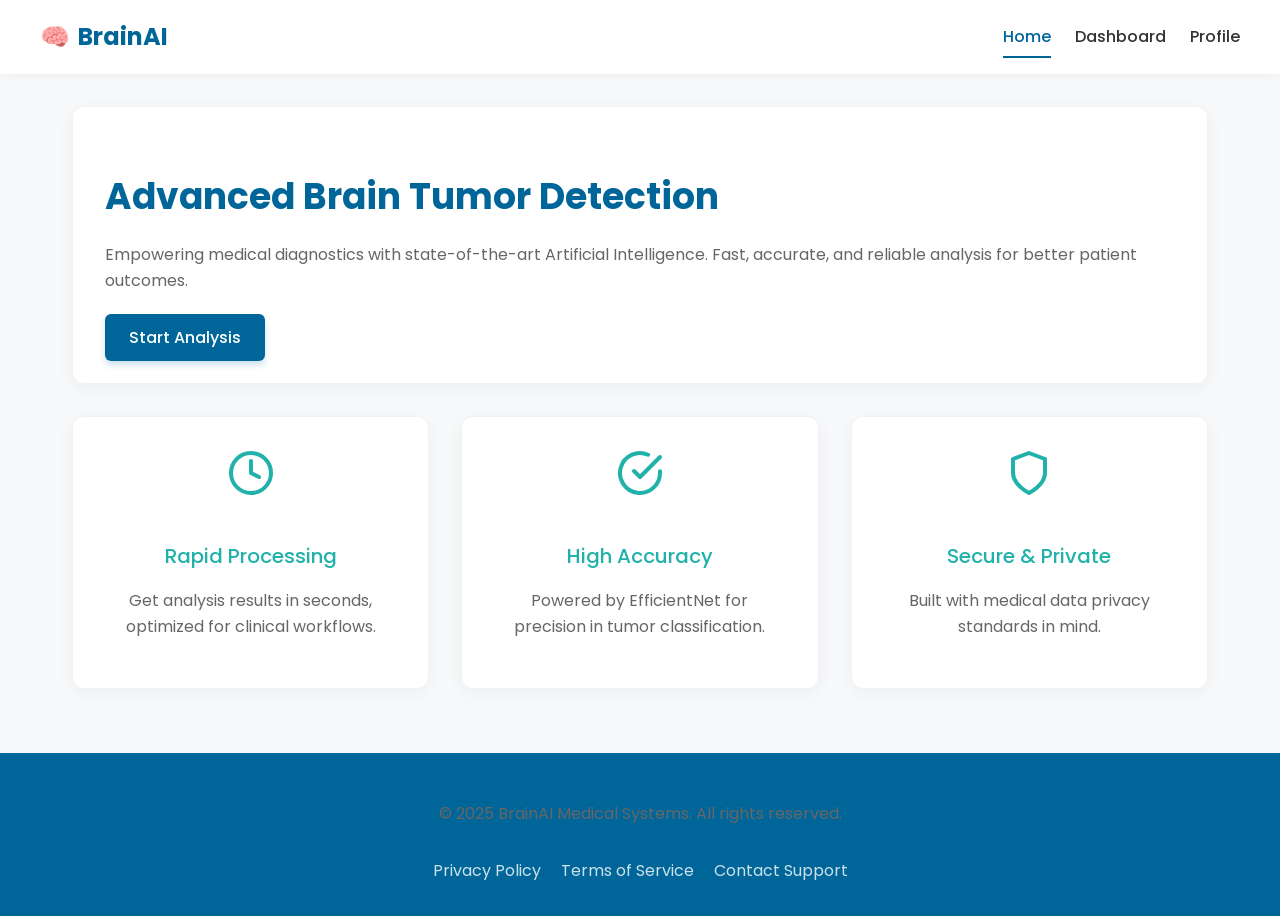
<file: frontend/index.html>
<!DOCTYPE html>
<html lang="en">
<head>
    <meta charset="UTF-8">
    <meta name="viewport" content="width=device-width, initial-scale=1.0">
    <meta name="description" content="AI-Powered Brain Tumor Detection System for medical professionals.">
    <link rel="preconnect" href="https://fonts.googleapis.com">
    <link rel="preconnect" href="https://fonts.gstatic.com" crossorigin>
    <link href="https://fonts.googleapis.com/css2?family=Poppins:wght@300;400;500;600;700&display=swap" rel="stylesheet">
    <title>Brain Tumor Detection - Home</title>
    <link rel="stylesheet" href="styles.css">
    <script src="script.js" defer></script>
</head>
<body>
    <header class="main-header">
        <div class="header-content">
            <h1><span class="logo-icon">🧠</span> BrainAI</h1>
            <nav class="main-nav">
                <a href="index.html" class="active">Home</a>
                <a href="dashboard.html">Dashboard</a>
                <a href="profile.html">Profile</a>
            </nav>
        </div>
    </header>

    <main>
        <section class="hero-section glass-card">
            <h1>Advanced Brain Tumor Detection</h1>
            <p>Empowering medical diagnostics with state-of-the-art Artificial Intelligence. Fast, accurate, and reliable analysis for better patient outcomes.</p>
            <div style="margin-top: 2rem;">
                <a href="dashboard.html" class="cta-button">Start Analysis</a>
            </div>
        </section>

        <section class="features">
            <div class="feature glass-card">
                <div class="feature-icon">
                    <svg width="48" height="48" viewBox="0 0 24 24" fill="none" stroke="#20B2AA" stroke-width="2" stroke-linecap="round" stroke-linejoin="round"><circle cx="12" cy="12" r="10"></circle><polyline points="12 6 12 12 16 14"></polyline></svg>
                </div>
                <h3>Rapid Processing</h3>
                <p>Get analysis results in seconds, optimized for clinical workflows.</p>
            </div>
            <div class="feature glass-card">
                <div class="feature-icon">
                    <svg width="48" height="48" viewBox="0 0 24 24" fill="none" stroke="#20B2AA" stroke-width="2" stroke-linecap="round" stroke-linejoin="round"><path d="M22 11.08V12a10 10 0 1 1-5.93-9.14"></path><polyline points="22 4 12 14.01 9 11.01"></polyline></svg>
                </div>
                <h3>High Accuracy</h3>
                <p>Powered by EfficientNet for precision in tumor classification.</p>
            </div>
            <div class="feature glass-card">
                <div class="feature-icon">
                    <svg width="48" height="48" viewBox="0 0 24 24" fill="none" stroke="#20B2AA" stroke-width="2" stroke-linecap="round" stroke-linejoin="round"><path d="M12 22s8-4 8-10V5l-8-3-8 3v7c0 6 8 10 8 10z"></path></svg>
                </div>
                <h3>Secure & Private</h3>
                <p>Built with medical data privacy standards in mind.</p>
            </div>
        </section>
    </main>

    <footer class="main-footer">
        <div class="footer-content">
            <p>&copy; 2025 BrainAI Medical Systems. All rights reserved.</p>
            <nav>
                <a href="#">Privacy Policy</a>
                <a href="#">Terms of Service</a>
                <a href="#">Contact Support</a>
            </nav>
        </div>
    </footer>
</body>
</html>
</file>
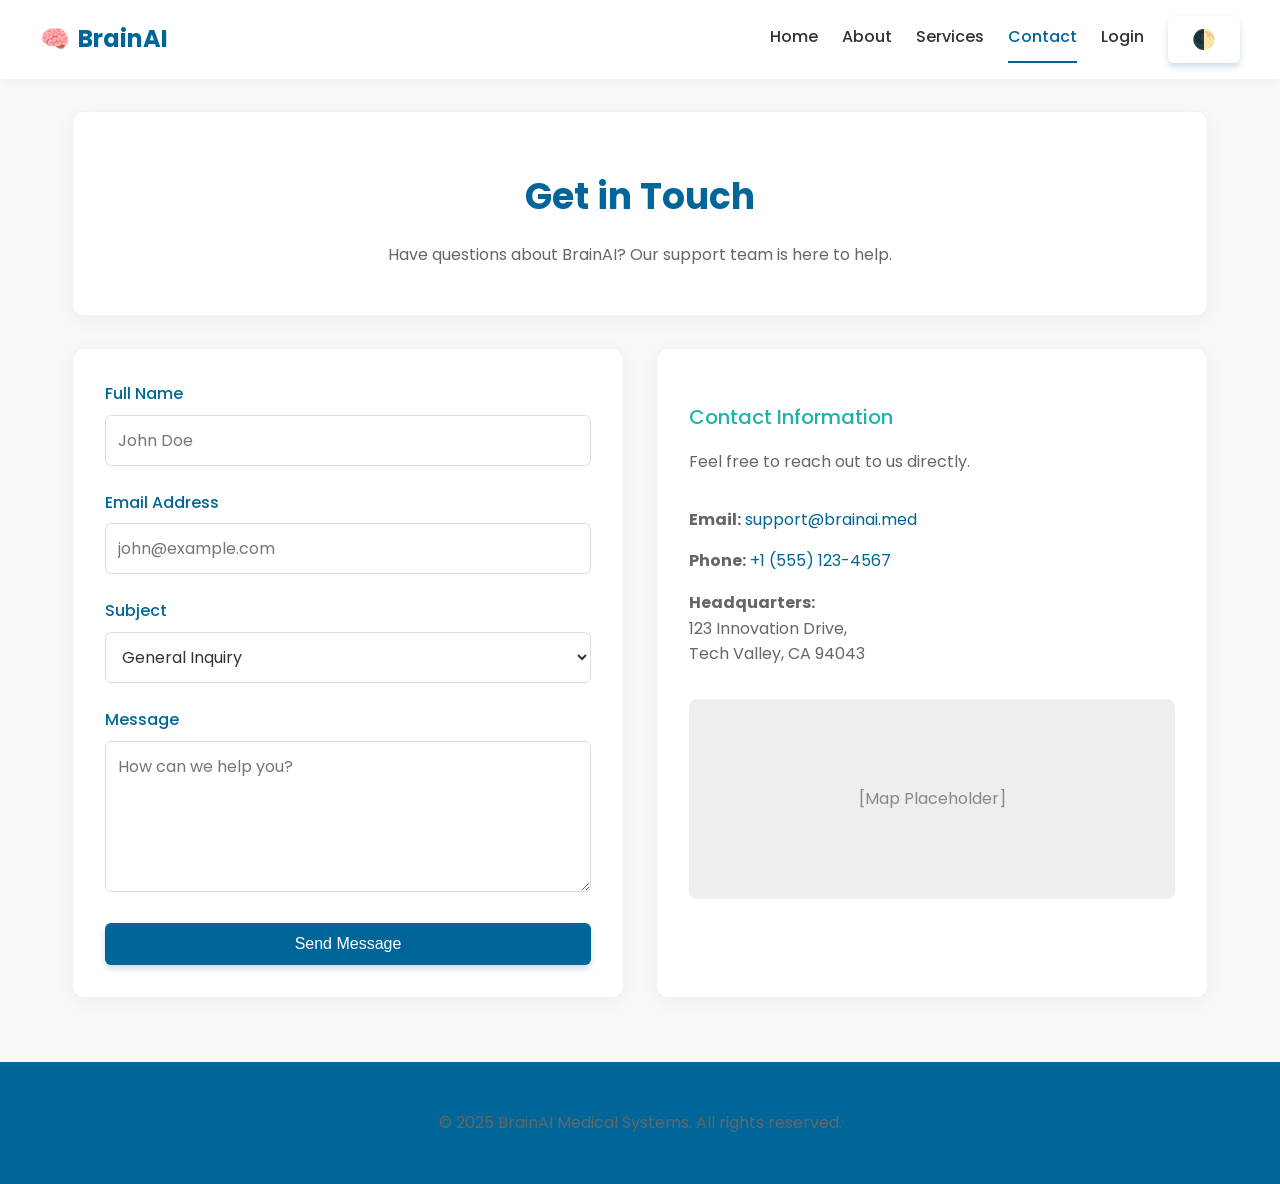
<file: frontend/contact.html>
<!DOCTYPE html>
<html lang="en">
<head>
    <meta charset="UTF-8">
    <meta name="viewport" content="width=device-width, initial-scale=1.0">
    <title>Contact Us - Brain Tumor Detection</title>
    <link href="https://fonts.googleapis.com/css2?family=Poppins:wght@300;400;500;600;700&display=swap" rel="stylesheet">
    <link rel="stylesheet" href="styles.css">
    <script src="script.js" defer></script>
</head>
<body>
    <header class="main-header">
        <div class="header-content">
            <h1><span class="logo-icon">🧠</span> BrainAI</h1>
            <nav class="main-nav">
                <a href="index.html">Home</a>
                <a href="about.html">About</a>
                <a href="services.html">Services</a>
                <a href="contact.html" class="active">Contact</a>
                <a href="login.html">Login</a>
                <button class="theme-switch" onclick="toggleTheme()" aria-label="Toggle dark mode" style="background:none; border:none; font-size:1.2rem; cursor:pointer;">🌓</button>
            </nav>
        </div>
    </header>

    <main>
        <div class="glass-card" style="margin-bottom: 2rem; text-align: center;">
            <h1 class="h1">Get in Touch</h1>
            <p>Have questions about BrainAI? Our support team is here to help.</p>
        </div>

        <div style="display: grid; grid-template-columns: repeat(auto-fit, minmax(300px, 1fr)); gap: 2rem;">
            <div class="glass-card">
                <form aria-label="Contact form" onsubmit="event.preventDefault(); showToast('Message sent! (Demo)', 'success'); this.reset();">
                    <div class="form-group">
                        <label for="name">Full Name</label>
                        <input type="text" id="name" name="name" required placeholder="John Doe">
                    </div>

                    <div class="form-group">
                        <label for="email">Email Address</label>
                        <input type="email" id="email" name="email" required placeholder="john@example.com">
                    </div>

                    <div class="form-group">
                        <label for="subject">Subject</label>
                        <select id="subject" name="subject">
                            <option value="general">General Inquiry</option>
                            <option value="support">Technical Support</option>
                            <option value="partnership">Partnership</option>
                        </select>
                    </div>

                    <div class="form-group">
                        <label for="message">Message</label>
                        <textarea id="message" name="message" rows="5" required placeholder="How can we help you?"></textarea>
                    </div>

                    <button type="submit" class="cta-button" style="width: 100%;">Send Message</button>
                </form>
            </div>

            <div class="glass-card">
                <h3 class="h3">Contact Information</h3>
                <p>Feel free to reach out to us directly.</p>

                <div style="margin-top: 2rem;">
                    <p><strong>Email:</strong> <a href="mailto:support@brainai.med">support@brainai.med</a></p>
                    <p><strong>Phone:</strong> <a href="tel:+15551234567">+1 (555) 123-4567</a></p>
                    <p><strong>Headquarters:</strong><br>
                    123 Innovation Drive,<br>
                    Tech Valley, CA 94043</p>
                </div>

                <div style="margin-top: 2rem; width: 100%; height: 200px; background-color: #eee; border-radius: 8px; display: flex; align-items: center; justify-content: center; color: #888;">
                    [Map Placeholder]
                </div>
            </div>
        </div>
    </main>

    <footer class="main-footer">
        <div class="footer-content">
            <p>&copy; 2025 BrainAI Medical Systems. All rights reserved.</p>
        </div>
    </footer>
</body>
</html>
</file>
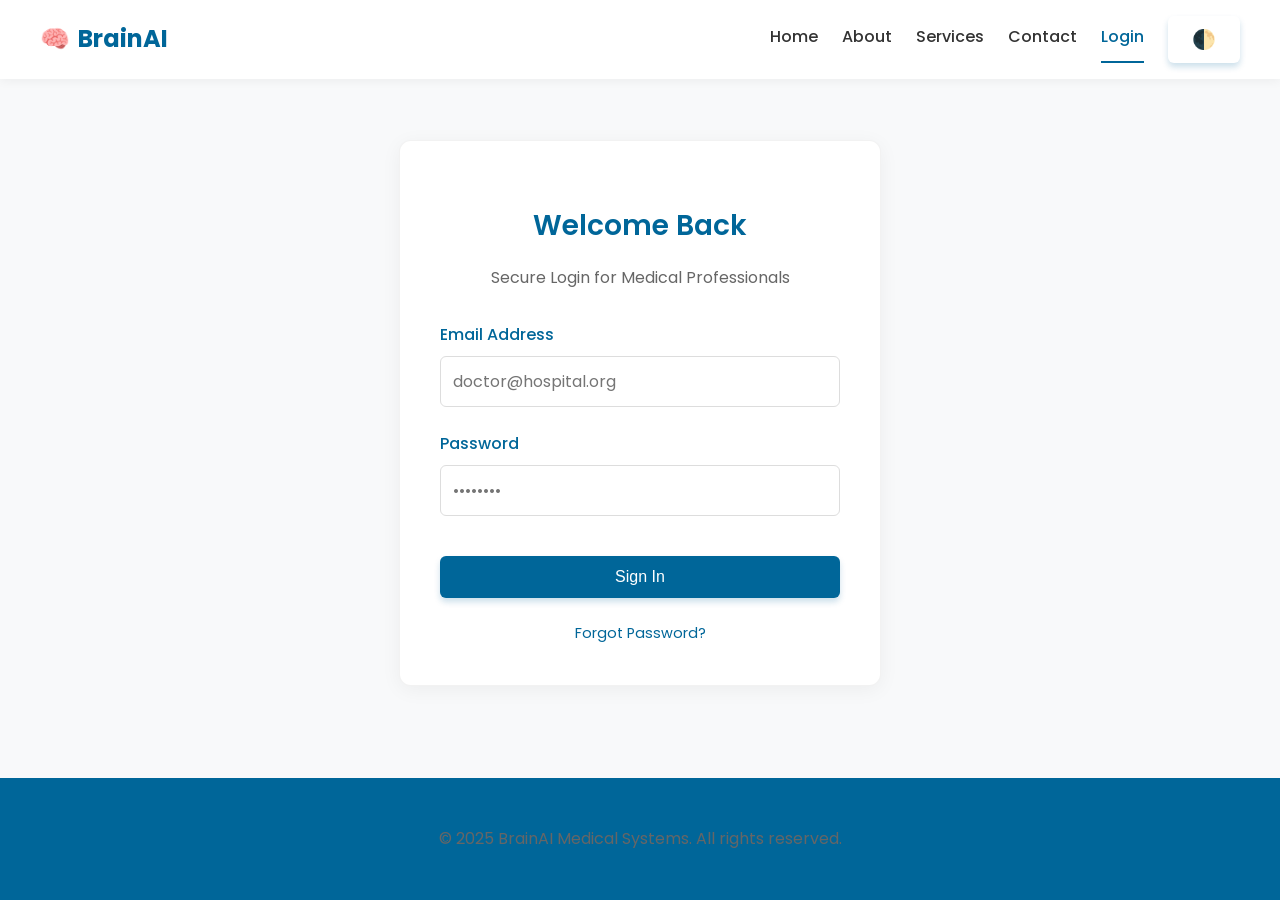
<file: frontend/login.html>
<!DOCTYPE html>
<html lang="en">
<head>
    <meta charset="UTF-8">
    <meta name="viewport" content="width=device-width, initial-scale=1.0">
    <title>Login - Brain Tumor Detection</title>
    <link href="https://fonts.googleapis.com/css2?family=Poppins:wght@300;400;500;600;700&display=swap" rel="stylesheet">
    <link rel="stylesheet" href="styles.css">
    <script src="script.js" defer></script>
</head>
<body>
    <header class="main-header">
        <div class="header-content">
            <h1><span class="logo-icon">🧠</span> BrainAI</h1>
            <nav class="main-nav">
                <a href="index.html">Home</a>
                <a href="about.html">About</a>
                <a href="services.html">Services</a>
                <a href="contact.html">Contact</a>
                <a href="login.html" class="active">Login</a>
                <button class="theme-switch" onclick="toggleTheme()" aria-label="Toggle dark mode" style="background:none; border:none; font-size:1.2rem; cursor:pointer;">🌓</button>
            </nav>
        </div>
    </header>

    <main style="display: flex; align-items: center; justify-content: center;">
        <div class="glass-card" style="width: 100%; max-width: 400px; padding: 2.5rem;">
            <div style="text-align: center; margin-bottom: 2rem;">
                <h2 class="h2">Welcome Back</h2>
                <p>Secure Login for Medical Professionals</p>
            </div>

            <form onsubmit="event.preventDefault(); login();" aria-label="Login form" autocomplete="on">
                <div class="form-group">
                    <label for="login-email">Email Address</label>
                    <input type="email" id="login-email" name="login-email" required autocomplete="username" placeholder="doctor@hospital.org">
                </div>
                <div class="form-group">
                    <label for="login-password">Password</label>
                    <input type="password" id="login-password" name="login-password" required autocomplete="current-password" placeholder="••••••••">
                </div>
                <button type="submit" class="cta-button" style="width:100%; margin-top: 1rem;">Sign In</button>
            </form>

            <div style="text-align:center; margin-top: 1.5rem; font-size: 0.9rem;">
                <a href="#" style="color: var(--primary-color);">Forgot Password?</a>
            </div>
        </div>
    </main>

    <footer class="main-footer">
        <div class="footer-content">
            <p>&copy; 2025 BrainAI Medical Systems. All rights reserved.</p>
        </div>
    </footer>
</body>
</html>
</file>
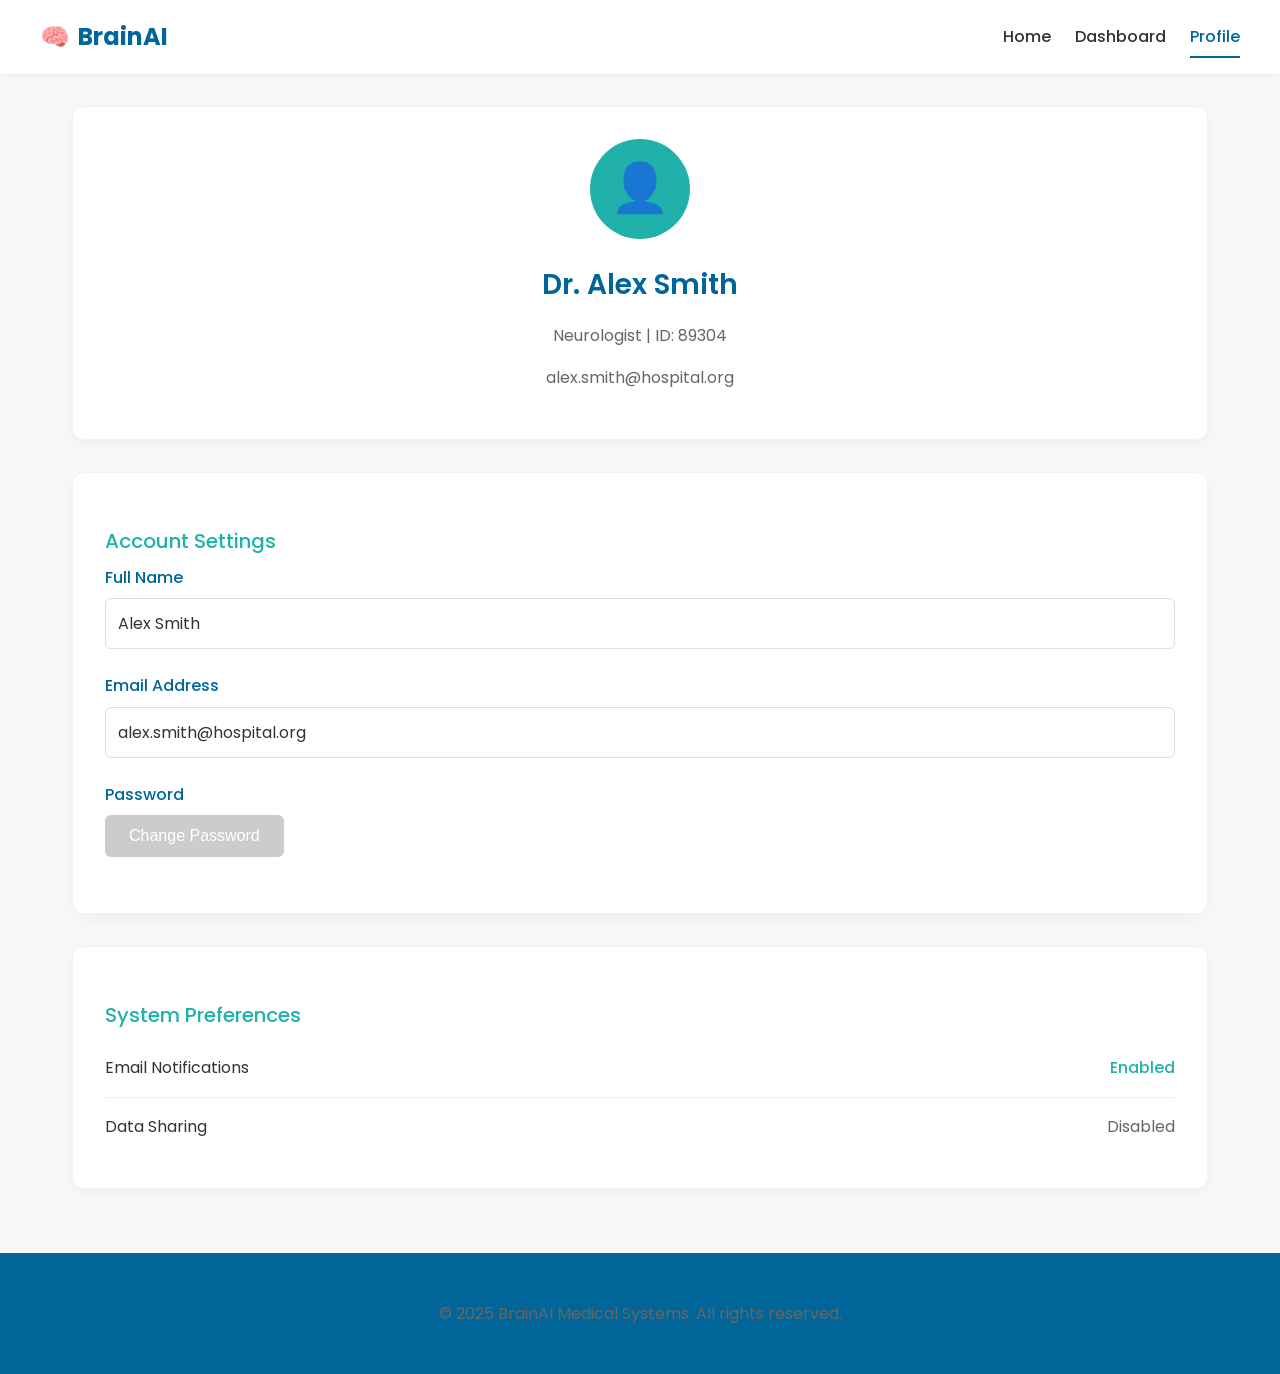
<file: frontend/profile.html>
<!DOCTYPE html>
<html lang="en">
<head>
    <meta charset="UTF-8">
    <meta name="viewport" content="width=device-width, initial-scale=1.0">
    <title>Profile - Brain Tumor Detection</title>
    <link href="https://fonts.googleapis.com/css2?family=Poppins:wght@300;400;500;600;700&display=swap" rel="stylesheet">
    <link rel="stylesheet" href="styles.css">
    <script src="script.js" defer></script>
</head>
<body>
    <header class="main-header">
        <div class="header-content">
            <h1><span class="logo-icon">🧠</span> BrainAI</h1>
            <nav class="main-nav">
                <a href="index.html">Home</a>
                <a href="dashboard.html">Dashboard</a>
                <a href="profile.html" class="active">Profile</a>
            </nav>
        </div>
    </header>

    <main>
        <div class="glass-card" style="text-align: center;">
            <div style="width: 100px; height: 100px; background-color: var(--secondary-color); color: white; border-radius: 50%; display: flex; align-items: center; justify-content: center; font-size: 3rem; margin: 0 auto 1.5rem auto;">
                👤
            </div>
            <h2>Dr. Alex Smith</h2>
            <p>Neurologist | ID: 89304</p>
            <p>alex.smith@hospital.org</p>
        </div>

        <div class="glass-card">
            <h3>Account Settings</h3>
            <form>
                <div class="form-group">
                    <label>Full Name</label>
                    <input type="text" value="Alex Smith" disabled>
                </div>
                <div class="form-group">
                    <label>Email Address</label>
                    <input type="email" value="alex.smith@hospital.org" disabled>
                </div>
                <div class="form-group">
                    <label>Password</label>
                    <button type="button" disabled>Change Password</button>
                </div>
            </form>
        </div>

        <div class="glass-card">
            <h3>System Preferences</h3>
            <div style="display: flex; justify-content: space-between; align-items: center; padding: 1rem 0; border-bottom: 1px solid #eee;">
                <span>Email Notifications</span>
                <span style="color: var(--secondary-color); font-weight: 500;">Enabled</span>
            </div>
            <div style="display: flex; justify-content: space-between; align-items: center; padding: 1rem 0;">
                <span>Data Sharing</span>
                <span style="color: var(--text-color-muted);">Disabled</span>
            </div>
        </div>
    </main>

    <footer class="main-footer">
        <div class="footer-content">
            <p>&copy; 2025 BrainAI Medical Systems. All rights reserved.</p>
        </div>
    </footer>
</body>
</html>
</file>
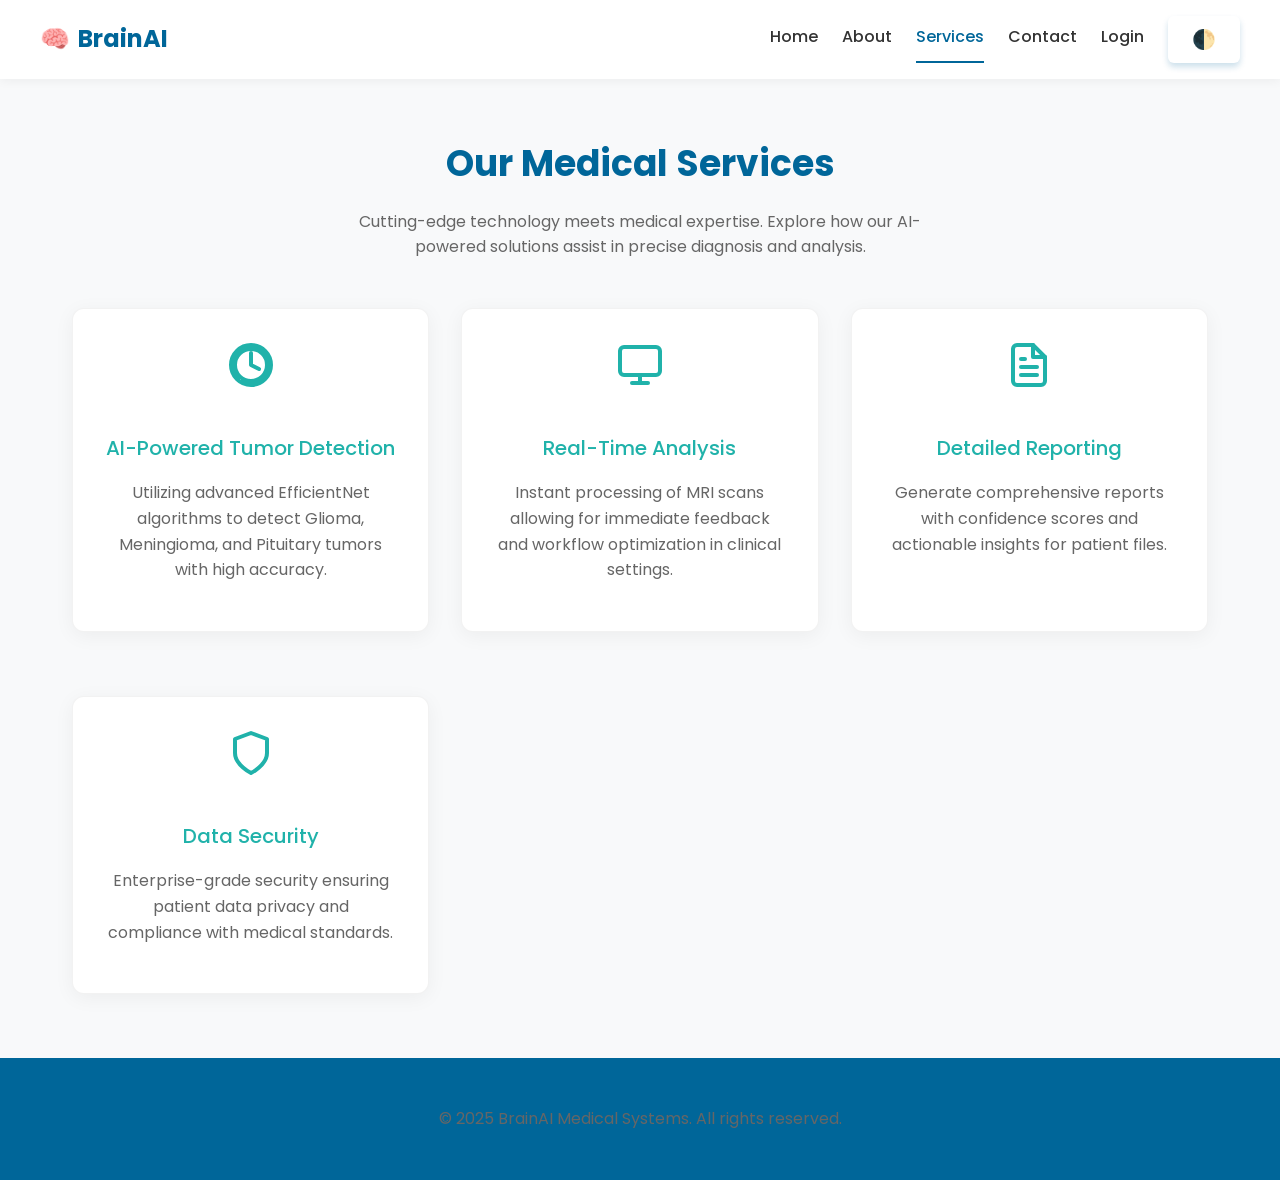
<file: frontend/services.html>
<!DOCTYPE html>
<html lang="en">
<head>
    <meta charset="UTF-8">
    <meta name="viewport" content="width=device-width, initial-scale=1.0">
    <title>Services - Brain Tumor Detection</title>
    <link href="https://fonts.googleapis.com/css2?family=Poppins:wght@300;400;500;600;700&display=swap" rel="stylesheet">
    <link rel="stylesheet" href="styles.css">
    <script src="script.js" defer></script>
</head>
<body>
    <header class="main-header">
        <div class="header-content">
            <h1><span class="logo-icon">🧠</span> BrainAI</h1>
            <nav class="main-nav">
                <a href="index.html">Home</a>
                <a href="about.html">About</a>
                <a href="services.html" class="active">Services</a>
                <a href="contact.html">Contact</a>
                <a href="login.html">Login</a>
                <button class="theme-switch" onclick="toggleTheme()" aria-label="Toggle dark mode" style="background:none; border:none; font-size:1.2rem; cursor:pointer;">🌓</button>
            </nav>
        </div>
    </header>

    <main>
        <div style="text-align: center; margin-bottom: 3rem;">
            <h1 class="h1">Our Medical Services</h1>
            <p style="max-width: 600px; margin: 0 auto;">Cutting-edge technology meets medical expertise. Explore how our AI-powered solutions assist in precise diagnosis and analysis.</p>
        </div>

        <section class="features">
            <div class="feature glass-card">
                <div class="feature-icon">
                    <svg width="48" height="48" viewBox="0 0 24 24" fill="none" stroke="#20B2AA" stroke-width="2" stroke-linecap="round" stroke-linejoin="round"><path d="M12 2a10 10 0 1 0 10 10A10 10 0 0 0 12 2zm0 18a8 8 0 1 1 8-8 8 8 0 0 1-8 8z"/><path d="M12 6v6l4 2"/></svg>
                </div>
                <h3>AI-Powered Tumor Detection</h3>
                <p>Utilizing advanced EfficientNet algorithms to detect Glioma, Meningioma, and Pituitary tumors with high accuracy.</p>
            </div>

            <div class="feature glass-card">
                <div class="feature-icon">
                    <svg width="48" height="48" viewBox="0 0 24 24" fill="none" stroke="#20B2AA" stroke-width="2" stroke-linecap="round" stroke-linejoin="round"><rect x="2" y="3" width="20" height="14" rx="2" ry="2"/><line x1="8" y1="21" x2="16" y2="21"/><line x1="12" y1="17" x2="12" y2="21"/></svg>
                </div>
                <h3>Real-Time Analysis</h3>
                <p>Instant processing of MRI scans allowing for immediate feedback and workflow optimization in clinical settings.</p>
            </div>

            <div class="feature glass-card">
                <div class="feature-icon">
                    <svg width="48" height="48" viewBox="0 0 24 24" fill="none" stroke="#20B2AA" stroke-width="2" stroke-linecap="round" stroke-linejoin="round"><path d="M14 2H6a2 2 0 0 0-2 2v16a2 2 0 0 0 2 2h12a2 2 0 0 0 2-2V8z"/><polyline points="14 2 14 8 20 8"/><line x1="16" y1="13" x2="8" y2="13"/><line x1="16" y1="17" x2="8" y2="17"/><polyline points="10 9 9 9 8 9"/></svg>
                </div>
                <h3>Detailed Reporting</h3>
                <p>Generate comprehensive reports with confidence scores and actionable insights for patient files.</p>
            </div>

            <div class="feature glass-card">
                <div class="feature-icon">
                    <svg width="48" height="48" viewBox="0 0 24 24" fill="none" stroke="#20B2AA" stroke-width="2" stroke-linecap="round" stroke-linejoin="round"><path d="M12 22s8-4 8-10V5l-8-3-8 3v7c0 6 8 10 8 10z"/></svg>
                </div>
                <h3>Data Security</h3>
                <p>Enterprise-grade security ensuring patient data privacy and compliance with medical standards.</p>
            </div>
        </section>
    </main>

    <footer class="main-footer">
        <div class="footer-content">
            <p>&copy; 2025 BrainAI Medical Systems. All rights reserved.</p>
        </div>
    </footer>
</body>
</html>
</file>
<file: frontend/styles.css>
@import url('https://fonts.googleapis.com/css2?family=Poppins:wght@300;400;500;600;700&display=swap');

/* Medical/Clean Color Scheme */
:root {
    /* Medical Theme (Default - Light) */
    --primary-color: #006699; /* Professional Medical Blue */
    --secondary-color: #20B2AA; /* Teal/Green (Healing/Calm) */
    --accent-color: #4CAF50; /* Success/Safe Green */
    --background-color: #F8F9FA; /* Very Light Gray/White */
    --text-color: #333333; /* Dark Gray for readability */
    --text-color-muted: #666666;
    --card-bg: #FFFFFF; /* White cards */
    --glass-bg: rgba(255, 255, 255, 0.95); /* High opacity glass */
    --glass-border: rgba(0, 102, 153, 0.1);
    --hover-color: #005580; /* Darker Blue */
    --error-color: #E63946;

    /* Global Typography */
    --font-family: 'Poppins', Arial, sans-serif;
    --line-height-base: 1.6;
    --letter-spacing-heading: 0.02em;
    --global-spacing-unit: 1rem;
}

/* Dark Theme Variables */
[data-theme="dark"] {
    --primary-color: #4A90E2; /* Lighter Blue for dark mode */
    --secondary-color: #20B2AA; /* Keep Teal, it works well */
    --accent-color: #66BB6A; /* Lighter Green */
    --background-color: #121212; /* Very Dark Gray */
    --text-color: #E0E0E0; /* Off-white */
    --text-color-muted: #A0A0A0;
    --card-bg: #1E1E1E; /* Dark Gray cards */
    --glass-bg: rgba(30, 30, 30, 0.95);
    --glass-border: rgba(255, 255, 255, 0.1);
    --hover-color: #357ABD;
    --error-color: #EF5350; /* Lighter Red */
}

/* General Styles */
body {
    font-family: var(--font-family);
    margin: 0;
    padding: 0;
    background-color: var(--background-color);
    color: var(--text-color);
    line-height: var(--line-height-base);
    font-size: 16px;
    display: flex;
    flex-direction: column;
    min-height: 100vh;
}

/* Typography */
h1, .h1 { font-size: 2.25rem; font-weight: 700; color: var(--primary-color); margin-bottom: 1rem; }
h2, .h2 { font-size: 1.75rem; font-weight: 600; color: var(--primary-color); margin-bottom: 0.75rem; }
h3, .h3 { font-size: 1.25rem; font-weight: 500; color: var(--secondary-color); margin-bottom: 0.5rem; }
p { margin-bottom: 1rem; color: var(--text-color-muted); }
a { color: var(--primary-color); text-decoration: none; transition: color 0.3s; }
a:hover { color: var(--secondary-color); }

/* Layout Structure */
main {
    flex: 1;
    width: 100%;
    max-width: 1200px;
    margin: 0 auto;
    padding: 2rem;
    box-sizing: border-box;
}

/* Header */
.main-header {
    background: var(--card-bg);
    box-shadow: 0 2px 10px rgba(0,0,0,0.05);
    position: sticky;
    top: 0;
    z-index: 100;
    padding: 1rem 2rem;
}

.header-content {
    max-width: 1200px;
    margin: 0 auto;
    display: flex;
    justify-content: space-between;
    align-items: center;
}

.header-content h1 {
    font-size: 1.5rem;
    margin: 0;
    display: flex;
    align-items: center;
    gap: 0.5rem;
}

.main-nav {
    display: flex;
    gap: 1.5rem;
}

.main-nav a {
    color: var(--text-color);
    font-weight: 500;
    padding: 0.5rem 0;
    position: relative;
}

.main-nav a.active, .main-nav a:hover {
    color: var(--primary-color);
}

.main-nav a::after {
    content: '';
    position: absolute;
    bottom: 0;
    left: 0;
    width: 0;
    height: 2px;
    background: var(--primary-color);
    transition: width 0.3s;
}

.main-nav a.active::after, .main-nav a:hover::after {
    width: 100%;
}

/* Buttons */
.cta-button, button {
    background-color: var(--primary-color);
    color: white;
    padding: 0.75rem 1.5rem;
    border: none;
    border-radius: 6px;
    font-weight: 500;
    cursor: pointer;
    transition: background-color 0.3s, transform 0.2s;
    font-size: 1rem;
    box-shadow: 0 4px 6px rgba(0, 102, 153, 0.2);
}

.cta-button:hover, button:hover {
    background-color: var(--hover-color);
    transform: translateY(-2px);
}

button:disabled {
    background-color: #ccc;
    cursor: not-allowed;
    transform: none;
    box-shadow: none;
}

/* Cards */
.glass-card, .card {
    background: var(--card-bg);
    border-radius: 12px;
    padding: 2rem;
    box-shadow: 0 4px 20px rgba(0,0,0,0.05);
    border: 1px solid rgba(0,0,0,0.05);
    margin-bottom: 2rem;
    transition: transform 0.3s, box-shadow 0.3s;
}

.glass-card:hover {
    transform: translateY(-4px);
    box-shadow: 0 8px 25px rgba(0,0,0,0.08);
}

/* Forms */
.form-group {
    margin-bottom: 1.5rem;
}

label {
    display: block;
    margin-bottom: 0.5rem;
    font-weight: 500;
    color: var(--primary-color);
}

input, textarea, select {
    width: 100%;
    padding: 0.75rem;
    border: 1px solid #ddd;
    border-radius: 6px;
    font-family: var(--font-family);
    font-size: 1rem;
    transition: border-color 0.3s;
    box-sizing: border-box;
    background-color: var(--card-bg);
    color: var(--text-color);
}

[data-theme="dark"] input,
[data-theme="dark"] textarea,
[data-theme="dark"] select {
    border-color: #333;
}

input:focus, textarea:focus {
    outline: none;
    border-color: var(--primary-color);
    box-shadow: 0 0 0 3px rgba(0, 102, 153, 0.1);
}

/* Upload Area */
.image-upload-area {
    border: 2px dashed var(--secondary-color);
    border-radius: 12px;
    padding: 3rem;
    text-align: center;
    background: rgba(32, 178, 170, 0.05);
    cursor: pointer;
    transition: background 0.3s;
}

.image-upload-area:hover {
    background: rgba(32, 178, 170, 0.1);
}

.upload-icon {
    font-size: 3rem;
    color: var(--secondary-color);
    display: block;
    margin-bottom: 1rem;
}

/* Features */
.features {
    display: grid;
    grid-template-columns: repeat(auto-fit, minmax(300px, 1fr));
    gap: 2rem;
}

.feature {
    text-align: center;
}

.feature-icon svg {
    margin-bottom: 1rem;
}

/* Results & Progress Bar */
.result-card {
    margin-top: 2rem;
    text-align: left;
}

.result-header {
    display: flex;
    align-items: center;
    justify-content: space-between;
    flex-wrap: wrap;
    margin-bottom: 1.5rem;
}

.prediction-text {
    font-size: 1.2rem;
    color: var(--text-color);
    font-weight: 600;
}

.timestamp-text {
    font-size: 0.9rem;
    color: var(--text-color-muted);
}

.confidence-section {
    margin: 1.5rem 0;
}

.explanation-box {
    background-color: rgba(32, 178, 170, 0.1);
    padding: 1rem;
    border-radius: 8px;
    border-left: 4px solid var(--secondary-color);
}

.progress-container {
    background-color: #e0e0e0;
    border-radius: 8px;
    height: 20px;
    width: 100%;
    margin-top: 0.5rem;
    overflow: hidden;
}

.progress-bar {
    background-color: var(--secondary-color);
    height: 100%;
    border-radius: 8px;
    width: 0%;
    transition: width 1s ease-in-out;
    text-align: center;
    color: white;
    font-size: 0.8rem;
    line-height: 20px;
}

.confidence-badge {
    background-color: var(--primary-color);
    color: white;
    padding: 0.2rem 0.6rem;
    border-radius: 12px;
    font-size: 0.85rem;
    margin-left: 0.5rem;
}

/* Loader */
.loader {
    border: 4px solid #f3f3f3;
    border-top: 4px solid var(--secondary-color);
    border-radius: 50%;
    width: 40px;
    height: 40px;
    animation: spin 1s linear infinite;
    margin: 1rem auto;
}

@keyframes spin { 0% { transform: rotate(0deg); } 100% { transform: rotate(360deg); } }

/* Footer */
.main-footer {
    background: var(--primary-color);
    color: white;
    padding: 2rem;
    text-align: center;
    margin-top: auto;
}

.main-footer a {
    color: rgba(255,255,255,0.8);
    margin: 0 0.5rem;
}
.main-footer a:hover {
    color: white;
}

.footer-content {
    display: flex;
    flex-direction: column;
    gap: 1rem;
    align-items: center;
}

/* Responsive */
@media (max-width: 768px) {
    .header-content {
        flex-direction: column;
        gap: 1rem;
    }

    .main-nav {
        width: 100%;
        justify-content: center;
        flex-wrap: wrap;
    }

    .features {
        grid-template-columns: 1fr;
    }
}

/* History List */
.history-item {
    display: flex;
    align-items: center;
    padding: 1rem;
    border-bottom: 1px solid #eee;
    gap: 1rem;
}

[data-theme="dark"] .history-item {
    border-bottom-color: #333;
}

.history-item:last-child {
    border-bottom: none;
}

.history-thumb {
    width: 50px;
    height: 50px;
    border-radius: 4px;
    object-fit: cover;
}

.history-details {
    flex: 1;
}

.history-status {
    font-weight: 600;
    color: var(--primary-color);
}

/* Print Styles for Report Export */
@media print {
    /* Hide non-printable elements */
    .main-header, .main-footer,
    #image-drop-zone, .theme-switch,
    .main-nav, .cta-button,
    #clearHistoryBtn, button,
    .history-section-title, #historyList,
    #preview-container, #upload-error-message,
    .glass-card:not(#results-section) {
        display: none !important;
    }

    body {
        background-color: white !important;
        color: black !important;
    }

    .print-only {
        display: block !important;
    }

    main {
        max-width: 100%;
        margin: 0;
        padding: 0;
    }

    .glass-card {
        box-shadow: none !important;
        border: none !important;
        padding: 0 !important;
        margin: 0 !important;
        background: transparent !important;
    }

    /* Specifically target the result section */
    #results-section {
        display: block !important;
        position: static !important; /* Reset position for flow */
        width: 100%;
        margin-top: 0;
        background-color: white !important;
        color: black !important;
        border: none !important;
    }

    .explanation-box {
        background-color: white !important;
        border: 1px solid #ccc !important;
        border-left: 4px solid black !important;
        color: black !important;
    }

    h1, h2, h3, h4, h5, h6, p, span, label, div {
        color: black !important;
        text-shadow: none !important;
    }

    /* Ensure progress bar is visible (print browsers often strip backgrounds) */
    .progress-container {
        border: 1px solid #000;
        background: #fff !important;
    }
    .progress-bar {
        background-color: #000 !important; /* Force black for contrast or greyscale */
        color: #fff !important;
        -webkit-print-color-adjust: exact;
        print-color-adjust: exact;
    }

    /* Add a header for the report */
    #results-section::before {
        content: "Medical Analysis Report - BrainAI";
        display: block;
        font-size: 24px;
        font-weight: bold;
        margin-bottom: 20px;
        border-bottom: 2px solid #000;
        padding-bottom: 10px;
    }

    #results-section::after {
        content: "Generated on " attr(data-timestamp);
        display: block;
        font-size: 12px;
        margin-top: 50px;
        border-top: 1px solid #ccc;
        padding-top: 10px;
    }
}
</file>
